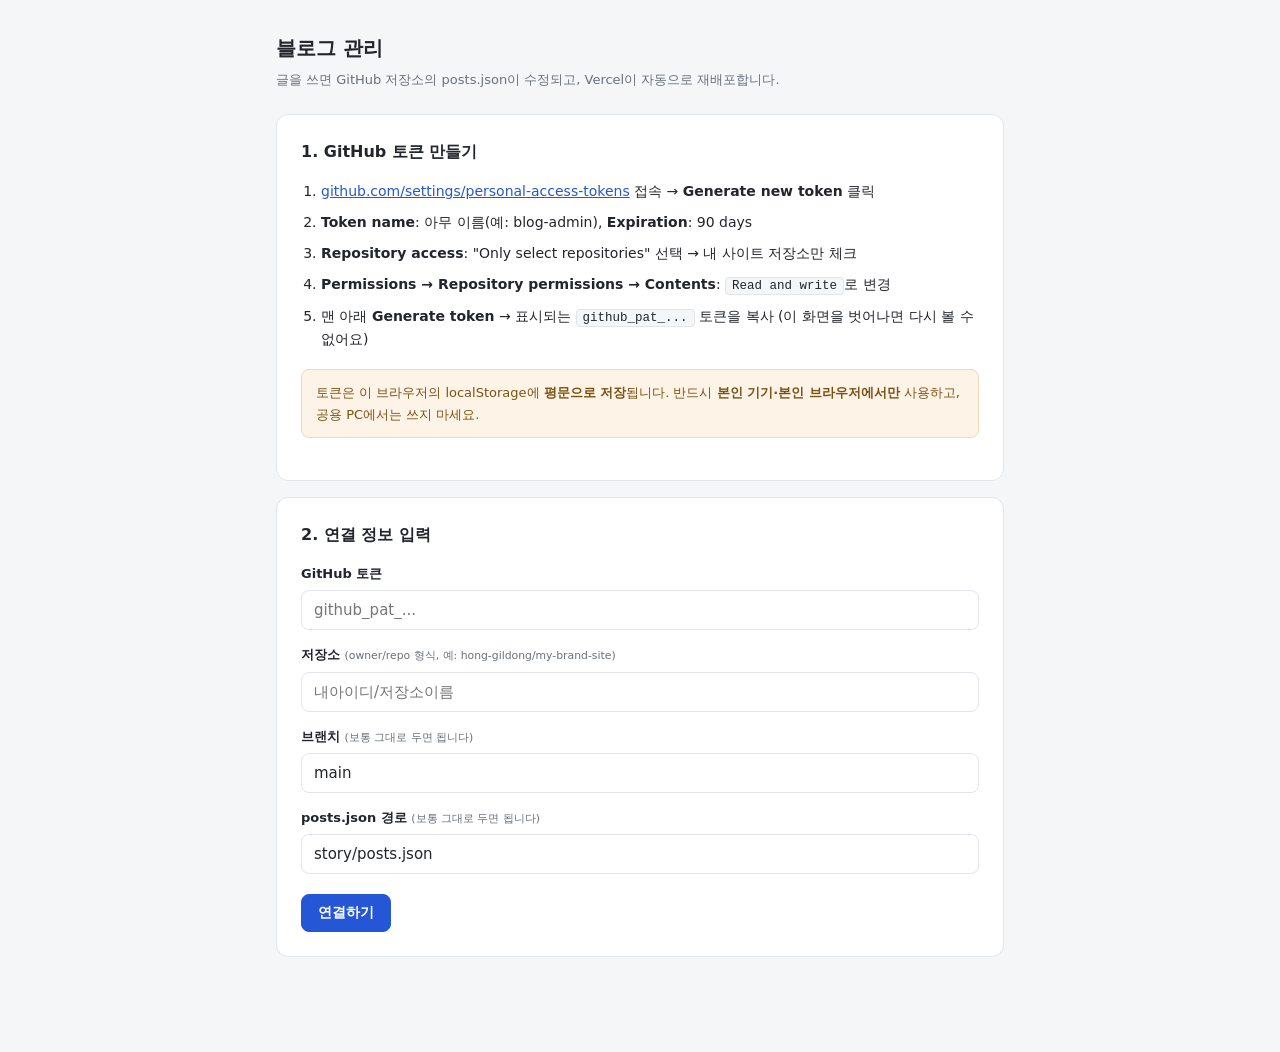
<file: story/admin.html>
<!DOCTYPE html>
<html lang="ko">
<head>
<meta charset="UTF-8">
<meta name="viewport" content="width=device-width, initial-scale=1">
<meta name="google-site-verification" content="zzJp-2D-Cv7RySWVmcCNSb8piRdfxjgsX2Pdq09TwC0">
<meta name="robots" content="noindex, nofollow">
<title>블로그 관리</title>
<style>
:root{
  --a-bg:#f5f6f8; --a-panel:#ffffff; --a-ink:#22252a; --a-sub:#69707a;
  --a-line:#e2e5ea; --a-brand:#2456d6; --a-danger:#c0392b; --a-ok:#1e7e46;
}
*{margin:0;padding:0;box-sizing:border-box}
body{background:var(--a-bg);color:var(--a-ink);line-height:1.65;
  font-family:system-ui,-apple-system,'Apple SD Gothic Neo','Malgun Gothic',sans-serif;
  font-size:15px;min-height:100vh}
.wrap{max-width:760px;margin:0 auto;padding:32px 16px 80px}
h1{font-size:20px;font-weight:700;margin-bottom:4px}
.sub{color:var(--a-sub);font-size:13px;margin-bottom:24px}
.panel{background:var(--a-panel);border:1px solid var(--a-line);border-radius:12px;
  padding:24px;margin-bottom:16px}
.panel h2{font-size:16px;margin-bottom:14px}
ol.guide{margin:0 0 18px 20px;font-size:14px;color:var(--a-ink)}
ol.guide li{margin-bottom:8px}
ol.guide code{background:var(--a-bg);border:1px solid var(--a-line);border-radius:4px;
  padding:1px 6px;font-size:12.5px;word-break:break-all}
.warn{background:#fdf3e7;border:1px solid #f0d9b8;color:#7a5215;border-radius:8px;
  padding:12px 14px;font-size:13px;margin-bottom:18px}
label{display:block;font-size:13px;font-weight:600;margin:14px 0 6px}
label small{font-weight:400;color:var(--a-sub)}
input[type=text],input[type=password],input[type=date],textarea{
  width:100%;border:1px solid var(--a-line);border-radius:8px;padding:10px 12px;
  font-size:15px;font-family:inherit;background:#fff;color:var(--a-ink)}
input:focus,textarea:focus{outline:2px solid color-mix(in srgb,var(--a-brand) 35%,transparent);
  border-color:var(--a-brand)}
textarea{min-height:260px;resize:vertical;line-height:1.7}
.btn{display:inline-block;border:1px solid var(--a-line);background:#fff;color:var(--a-ink);
  border-radius:8px;padding:9px 16px;font-size:14px;font-weight:600;cursor:pointer;
  font-family:inherit}
.btn:hover{background:var(--a-bg)}
.btn.primary{background:var(--a-brand);border-color:var(--a-brand);color:#fff}
.btn.primary:hover{filter:brightness(1.08)}
.btn.danger{color:var(--a-danger)}
.btn.small{padding:5px 10px;font-size:12.5px;font-weight:500}
.btn:disabled{opacity:.5;cursor:default}
.row-actions{display:flex;gap:8px;margin-top:20px;flex-wrap:wrap}
.status{margin:14px 0 0;padding:11px 14px;border-radius:8px;font-size:13.5px;display:none}
.status.show{display:block}
.status.info{background:#eef3fd;color:#1d3f8f;border:1px solid #ccdaf6}
.status.ok{background:#e9f6ee;color:var(--a-ok);border:1px solid #c4e5d1}
.status.err{background:#fdeeec;color:var(--a-danger);border:1px solid #f2cdc7;white-space:pre-line}
.topbar{display:flex;justify-content:space-between;align-items:flex-start;gap:12px;
  flex-wrap:wrap;margin-bottom:20px}
.repo-chip{font-size:12.5px;color:var(--a-sub);background:var(--a-panel);
  border:1px solid var(--a-line);border-radius:999px;padding:4px 12px}
.tbl-wrap{overflow-x:auto}
table{width:100%;border-collapse:collapse;font-size:14px}
th,td{text-align:left;padding:11px 10px;border-bottom:1px solid var(--a-line);
  vertical-align:middle}
th{font-size:12px;color:var(--a-sub);font-weight:600;letter-spacing:.03em}
td.title-cell{font-weight:600;max-width:280px}
td .date{color:var(--a-sub);font-size:13px;white-space:nowrap}
td.ops{white-space:nowrap;text-align:right}
.empty-row td{color:var(--a-sub);text-align:center;padding:32px 10px}
.help{background:var(--a-bg);border:1px solid var(--a-line);border-radius:8px;
  padding:10px 14px;font-size:12.5px;color:var(--a-sub);margin-top:8px;line-height:1.8}
.help code{background:#fff;border:1px solid var(--a-line);border-radius:4px;padding:0 5px}
.hidden{display:none}
a.plain{color:var(--a-brand)}
@media (max-width:520px){
  .panel{padding:18px 14px}
  td.title-cell{max-width:150px}
}
</style>
</head>
<body>
<div class="wrap">
  <h1>블로그 관리</h1>
  <p class="sub">글을 쓰면 GitHub 저장소의 posts.json이 수정되고, Vercel이 자동으로 재배포합니다.</p>

  <!-- ===== 연결 화면 ===== -->
  <section id="view-connect" class="hidden">
    <div class="panel">
      <h2>1. GitHub 토큰 만들기</h2>
      <ol class="guide">
        <li><a class="plain" href="https://github.com/settings/personal-access-tokens" target="_blank" rel="noopener">github.com/settings/personal-access-tokens</a> 접속 → <strong>Generate new token</strong> 클릭</li>
        <li><strong>Token name</strong>: 아무 이름(예: blog-admin), <strong>Expiration</strong>: 90 days</li>
        <li><strong>Repository access</strong>: "Only select repositories" 선택 → 내 사이트 저장소만 체크</li>
        <li><strong>Permissions → Repository permissions → Contents</strong>: <code>Read and write</code>로 변경</li>
        <li>맨 아래 <strong>Generate token</strong> → 표시되는 <code>github_pat_...</code> 토큰을 복사 (이 화면을 벗어나면 다시 볼 수 없어요)</li>
      </ol>
      <div class="warn">토큰은 이 브라우저의 localStorage에 <strong>평문으로 저장</strong>됩니다. 반드시 <strong>본인 기기·본인 브라우저에서만</strong> 사용하고, 공용 PC에서는 쓰지 마세요.</div>
    </div>
    <div class="panel">
      <h2>2. 연결 정보 입력</h2>
      <form id="connect-form">
        <label>GitHub 토큰</label>
        <input type="password" id="c-token" placeholder="github_pat_..." autocomplete="off" required>
        <label>저장소 <small>(owner/repo 형식, 예: hong-gildong/my-brand-site)</small></label>
        <input type="text" id="c-repo" placeholder="내아이디/저장소이름" autocomplete="off" required>
        <label>브랜치 <small>(보통 그대로 두면 됩니다)</small></label>
        <input type="text" id="c-branch" value="main" autocomplete="off">
        <label>posts.json 경로 <small>(보통 그대로 두면 됩니다)</small></label>
        <input type="text" id="c-path" value="story/posts.json" autocomplete="off">
        <div class="row-actions">
          <button type="submit" class="btn primary">연결하기</button>
        </div>
      </form>
      <div id="connect-status" class="status"></div>
    </div>
  </section>

  <!-- ===== 목록 화면 ===== -->
  <section id="view-list" class="hidden">
    <div class="topbar">
      <span class="repo-chip" id="repo-chip"></span>
      <div style="display:flex;gap:8px;flex-wrap:wrap">
        <a class="btn small" href="../index.html" id="open-blog">내 블로그 열기</a>
        <button class="btn small" id="btn-reload">새로고침</button>
        <button class="btn small danger" id="btn-disconnect">연결 해제</button>
      </div>
    </div>
    <div class="panel">
      <div style="display:flex;justify-content:space-between;align-items:center;margin-bottom:14px">
        <h2 style="margin:0">글 목록</h2>
        <button class="btn primary" id="btn-new">새 글 쓰기</button>
      </div>
      <div class="tbl-wrap">
        <table>
          <thead><tr><th>제목</th><th>날짜</th><th style="text-align:right">관리</th></tr></thead>
          <tbody id="post-rows"></tbody>
        </table>
      </div>
      <div id="list-status" class="status"></div>
    </div>
  </section>

  <!-- ===== 편집 화면 ===== -->
  <section id="view-edit" class="hidden">
    <div class="panel">
      <h2 id="edit-heading">새 글 쓰기</h2>
      <form id="edit-form">
        <label>제목</label>
        <input type="text" id="f-title" required>
        <label>날짜</label>
        <input type="date" id="f-date" required>
        <label>요약 <small>(목록 카드에 보이는 한두 문장)</small></label>
        <input type="text" id="f-summary">
        <label>태그 <small>(콤마로 구분, 예: 브랜드, 신제품)</small></label>
        <input type="text" id="f-tags">
        <label>본문</label>
        <textarea id="f-body" required></textarea>
        <label>작성자 <small>(검색·AI 신뢰 신호. 예: 홍길동 · ○○ 대표)</small></label>
        <input type="text" id="f-author">
        <label>FAQ <small>(선택. 한 줄에 하나, <code>질문 | 답</code> 형식 — 글 끝에 접이식으로 붙고 FAQ 구조화 데이터가 됩니다)</small></label>
        <textarea id="f-faq" rows="3" placeholder="무기자차는 왜 하얗게 뜨나요? | 산화아연·이산화티탄 입자가 빛을 반사해서입니다. 얇게 여러 번 펴 바르면 줄어듭니다."></textarea>
        <label>참고·출처 <small>(선택. 한 줄에 하나, <code>제목 | URL</code> 형식)</small></label>
        <textarea id="f-sources" rows="2" placeholder="식약처 기능성화장품 안내 | https://..."></textarea>
        <div class="help">
          본문 작성 규칙 (이것만 지원해요)<br>
          &bull; 문단 나누기: 빈 줄 한 줄<br>
          &bull; 소제목: 줄 맨 앞에 <code>## </code><br>
          &bull; 목록: 줄 맨 앞에 <code>- </code>
        </div>
        <div class="row-actions">
          <button type="submit" class="btn primary" id="btn-save">저장</button>
          <button type="button" class="btn" id="btn-cancel">취소</button>
        </div>
      </form>
      <div id="edit-status" class="status"></div>
    </div>
  </section>
</div>

<script>
(function(){
  'use strict';
  var LS_KEY = 'blogAdminConfig';
  var API = 'https://api.github.com';
  var config = null;      // {token, repo, branch, path}
  var posts = [];         // 현재 posts 배열
  var currentSha = null;  // posts.json의 현재 sha
  var editingId = null;   // 수정 중인 글 id (새 글이면 null)

  // ---------- 유틸 ----------
  function $(id){ return document.getElementById(id); }
  function show(id){ ['view-connect','view-list','view-edit'].forEach(function(v){
    $(v).classList.toggle('hidden', v !== id); }); window.scrollTo(0,0); }
  function setStatus(id, type, msg){
    var n = $(id);
    n.className = 'status show ' + type;
    n.textContent = msg;
  }
  function clearStatus(id){ $(id).className = 'status'; $(id).textContent=''; }

  // 유니코드 안전 base64
  function b64encode(str){
    var bytes = new TextEncoder().encode(str), bin = '';
    for (var i = 0; i < bytes.length; i++) bin += String.fromCharCode(bytes[i]);
    return btoa(bin);
  }
  function b64decode(b64){
    var bin = atob(b64.replace(/\s/g,'')), bytes = new Uint8Array(bin.length);
    for (var i = 0; i < bin.length; i++) bytes[i] = bin.charCodeAt(i);
    return new TextDecoder().decode(bytes);
  }

  function slugify(title){
    var s = String(title).toLowerCase()
      .replace(/[^a-z0-9가-힣]+/g, '-')
      .replace(/^-+|-+$/g, '')
      .slice(0, 40);
    return (s || 'post') + '-' + Date.now().toString(36);
  }

  function today(){
    var d = new Date();
    return d.getFullYear() + '-' + String(d.getMonth()+1).padStart(2,'0') + '-' +
      String(d.getDate()).padStart(2,'0');
  }

  // ---------- GitHub API ----------
  function gh(method, urlPath, body){
    return fetch(API + urlPath, {
      method: method,
      headers: {
        'Authorization': 'Bearer ' + config.token,
        'Accept': 'application/vnd.github+json',
        'X-GitHub-Api-Version': '2022-11-28'
      },
      body: body ? JSON.stringify(body) : undefined
    });
  }

  function contentsPath(){
    return '/repos/' + config.repo + '/contents/' +
      config.path.split('/').map(encodeURIComponent).join('/');
  }

  function friendlyError(status, detail){
    if (status === 401) return '토큰이 올바르지 않거나 만료되었습니다. 연결 해제 후 새 토큰으로 다시 연결해 주세요.';
    if (status === 403) return '권한이 없습니다. 토큰의 Repository access에 이 저장소가 포함되어 있고, Contents 권한이 Read and write인지 확인해 주세요.';
    if (status === 404) return '파일을 찾을 수 없습니다. 저장소 이름(owner/repo), 브랜치, posts.json 경로를 확인해 주세요.';
    return 'GitHub 오류 (' + status + ')' + (detail ? '\n' + detail : '');
  }

  function loadPosts(){
    return gh('GET', contentsPath() + '?ref=' + encodeURIComponent(config.branch))
      .then(function(r){
        if (!r.ok) return r.json().catch(function(){return {};}).then(function(j){
          throw new Error(friendlyError(r.status, j.message));
        });
        return r.json();
      })
      .then(function(j){
        currentSha = j.sha;
        var parsed;
        try { parsed = JSON.parse(b64decode(j.content)); }
        catch(e){ throw new Error('posts.json 파싱에 실패했습니다. 파일이 올바른 JSON인지 확인해 주세요.'); }
        posts = Array.isArray(parsed) ? parsed : [];
        return posts;
      });
  }

  // newPosts 저장. 409/sha 불일치 시 1회 재로드 후 재시도.
  function savePosts(newPosts, message, isRetry){
    var body = {
      message: message,
      content: b64encode(JSON.stringify(newPosts, null, 2) + '\n'),
      sha: currentSha,
      branch: config.branch
    };
    return gh('PUT', contentsPath(), body).then(function(r){
      if (r.ok) return r.json().then(function(j){
        currentSha = j.content && j.content.sha;
        posts = newPosts;
      });
      return r.json().catch(function(){return {};}).then(function(j){
        var conflict = r.status === 409 ||
          (r.status === 422 && /sha/i.test(j.message || ''));
        if (conflict && !isRetry){
          // 원격이 먼저 바뀜: 재로드 후 1회 재시도 (내 변경을 최신 상태 위에 다시 적용해야 하므로
          // 여기서는 sha만 새로 받아 같은 내용으로 재시도)
          return loadPosts().then(function(){
            return savePosts(newPosts, message, true);
          });
        }
        throw new Error(friendlyError(r.status, j.message));
      });
    });
  }

  // ---------- 화면: 연결 ----------
  $('connect-form').addEventListener('submit', function(e){
    e.preventDefault();
    var repo = $('c-repo').value.trim().replace(/^https?:\/\/github\.com\//,'').replace(/\/+$/,'');
    var cfg = {
      token: $('c-token').value.trim(),
      repo: repo,
      branch: $('c-branch').value.trim() || 'main',
      path: $('c-path').value.trim().replace(/^\/+/,'') || 'story/posts.json'
    };
    if (!/^[^\/\s]+\/[^\/\s]+$/.test(cfg.repo)){
      setStatus('connect-status','err','저장소는 owner/repo 형식으로 입력해 주세요. (예: hong-gildong/my-site)');
      return;
    }
    config = cfg;
    setStatus('connect-status','info','연결 확인 중...');
    loadPosts().then(function(){
      localStorage.setItem(LS_KEY, JSON.stringify(cfg));
      clearStatus('connect-status');
      renderList();
      show('view-list');
    }).catch(function(err){
      config = null;
      setStatus('connect-status','err', err.message);
    });
  });

  // ---------- 화면: 목록 ----------
  function renderList(){
    $('repo-chip').textContent = config.repo + ' · ' + config.branch + ' · ' + config.path;
    var tbody = $('post-rows');
    tbody.textContent = '';
    var sorted = posts.slice().sort(function(a,b){
      return String(b.date||'').localeCompare(String(a.date||''));
    });
    if (sorted.length === 0){
      var tr = document.createElement('tr');
      tr.className = 'empty-row';
      var td = document.createElement('td');
      td.colSpan = 3;
      td.textContent = '아직 글이 없습니다. 첫 글을 써보세요.';
      tr.appendChild(td);
      tbody.appendChild(tr);
      return;
    }
    sorted.forEach(function(p){
      var tr = document.createElement('tr');
      var tdT = document.createElement('td');
      tdT.className = 'title-cell';
      tdT.textContent = String(p.title || '(제목 없음)');
      var tdD = document.createElement('td');
      var span = document.createElement('span');
      span.className = 'date';
      span.textContent = String(p.date || '');
      tdD.appendChild(span);
      var tdO = document.createElement('td');
      tdO.className = 'ops';
      var bE = document.createElement('button');
      bE.className = 'btn small'; bE.type = 'button'; bE.textContent = '수정';
      bE.addEventListener('click', function(){ openEdit(p.id); });
      var bD = document.createElement('button');
      bD.className = 'btn small danger'; bD.type = 'button'; bD.textContent = '삭제';
      bD.style.marginLeft = '6px';
      bD.addEventListener('click', function(){ removePost(p); });
      tdO.appendChild(bE); tdO.appendChild(bD);
      tr.appendChild(tdT); tr.appendChild(tdD); tr.appendChild(tdO);
      tbody.appendChild(tr);
    });
  }

  $('btn-reload').addEventListener('click', function(){
    setStatus('list-status','info','불러오는 중...');
    loadPosts().then(function(){ clearStatus('list-status'); renderList(); })
      .catch(function(err){ setStatus('list-status','err', err.message); });
  });

  $('btn-disconnect').addEventListener('click', function(){
    if (!confirm('연결을 해제할까요? 저장된 토큰과 설정이 이 브라우저에서 삭제됩니다.')) return;
    localStorage.removeItem(LS_KEY);
    config = null; posts = []; currentSha = null;
    $('c-token').value = '';
    show('view-connect');
  });

  function removePost(p){
    if (!confirm('"' + String(p.title||'') + '" 글을 삭제할까요? 되돌릴 수 없습니다.')) return;
    var newPosts = posts.filter(function(x){ return x.id !== p.id; });
    setStatus('list-status','info','삭제하는 중...');
    savePosts(newPosts, 'post: 삭제 - ' + String(p.title||p.id))
      .then(function(){
        renderList();
        setStatus('list-status','ok','삭제 완료 — Vercel이 1~2분 안에 자동 재배포합니다.');
      })
      .catch(function(err){ setStatus('list-status','err', err.message); });
  }

  // ---------- 화면: 편집 ----------
  function openEdit(id){
    editingId = id || null;
    clearStatus('edit-status');
    var p = null;
    if (id) posts.forEach(function(x){ if (x.id === id) p = x; });
    $('edit-heading').textContent = p ? '글 수정' : '새 글 쓰기';
    $('f-title').value = p ? String(p.title||'') : '';
    $('f-date').value = p ? String(p.date||today()) : today();
    $('f-summary').value = p ? String(p.summary||'') : '';
    $('f-tags').value = p && Array.isArray(p.tags) ? p.tags.join(', ') : '';
    $('f-body').value = p ? String(p.body||'') : '';
    $('f-author').value = p ? String(p.author||'') : (localStorage.getItem('blog-author') || '');
    $('f-faq').value = p && Array.isArray(p.faq) ? p.faq.map(function(f){ return (f.q||'') + ' | ' + (f.a||''); }).join('\n') : '';
    $('f-sources').value = p && Array.isArray(p.sources) ? p.sources.map(function(s){ return (s.title||'') + (s.url ? ' | ' + s.url : ''); }).join('\n') : '';
    show('view-edit');
  }

  $('btn-new').addEventListener('click', function(){ openEdit(null); });
  $('btn-cancel').addEventListener('click', function(){ show('view-list'); });

  $('edit-form').addEventListener('submit', function(e){
    e.preventDefault();
    var title = $('f-title').value.trim();
    var prev = null;
    if (editingId) posts.forEach(function(x){ if (x.id === editingId) prev = x; });
    function pairs(text, k1, k2){
      return text.split('\n').map(function(l){ return l.trim(); }).filter(Boolean).map(function(l){
        var i = l.indexOf('|'); var o = {};
        o[k1] = (i < 0 ? l : l.slice(0, i)).trim();
        if (i >= 0 && l.slice(i+1).trim()) o[k2] = l.slice(i+1).trim();
        return o;
      });
    }
    var author = $('f-author').value.trim();
    if (author) localStorage.setItem('blog-author', author);
    var faq = pairs($('f-faq').value, 'q', 'a').filter(function(f){ return f.q && f.a; });
    var sources = pairs($('f-sources').value, 'title', 'url');
    // 이 폼에 없는 필드(url·description·updated 등)는 그대로 보존합니다.
    var post = Object.assign({}, prev || {}, {
      id: editingId || slugify(title),
      title: title,
      date: $('f-date').value || today(),
      summary: $('f-summary').value.trim(),
      tags: $('f-tags').value.split(',').map(function(s){return s.trim();}).filter(Boolean),
      body: $('f-body').value.replace(/\r\n/g,'\n').trim()
    });
    if (author) post.author = author; else delete post.author;
    if (faq.length) post.faq = faq; else delete post.faq;
    if (sources.length) post.sources = sources; else delete post.sources;
    if (prev && prev.body !== post.body) post.updated = today();
    var newPosts;
    if (editingId){
      newPosts = posts.map(function(x){ return x.id === editingId ? post : x; });
    } else {
      newPosts = posts.concat([post]);
    }
    var btn = $('btn-save');
    btn.disabled = true;
    setStatus('edit-status','info','저장하는 중...');
    savePosts(newPosts, 'post: ' + title)
      .then(function(){
        btn.disabled = false;
        renderList();
        show('view-list');
        setStatus('list-status','ok','저장 완료 — Vercel이 1~2분 안에 자동 재배포합니다. 위의 "내 블로그 열기"로 확인해 보세요.');
      })
      .catch(function(err){
        btn.disabled = false;
        setStatus('edit-status','err', err.message);
      });
  });

  // ---------- 시작 ----------
  (function init(){
    var saved = null;
    try { saved = JSON.parse(localStorage.getItem(LS_KEY) || 'null'); } catch(e){}
    if (saved && saved.token && saved.repo){
      config = saved;
      show('view-list');
      $('repo-chip').textContent = config.repo;
      setStatus('list-status','info','글 목록을 불러오는 중...');
      loadPosts().then(function(){ clearStatus('list-status'); renderList(); })
        .catch(function(err){ setStatus('list-status','err', err.message); renderList(); });
    } else {
      show('view-connect');
    }
  })();
})();
</script>
</body>
</html>
</file>
